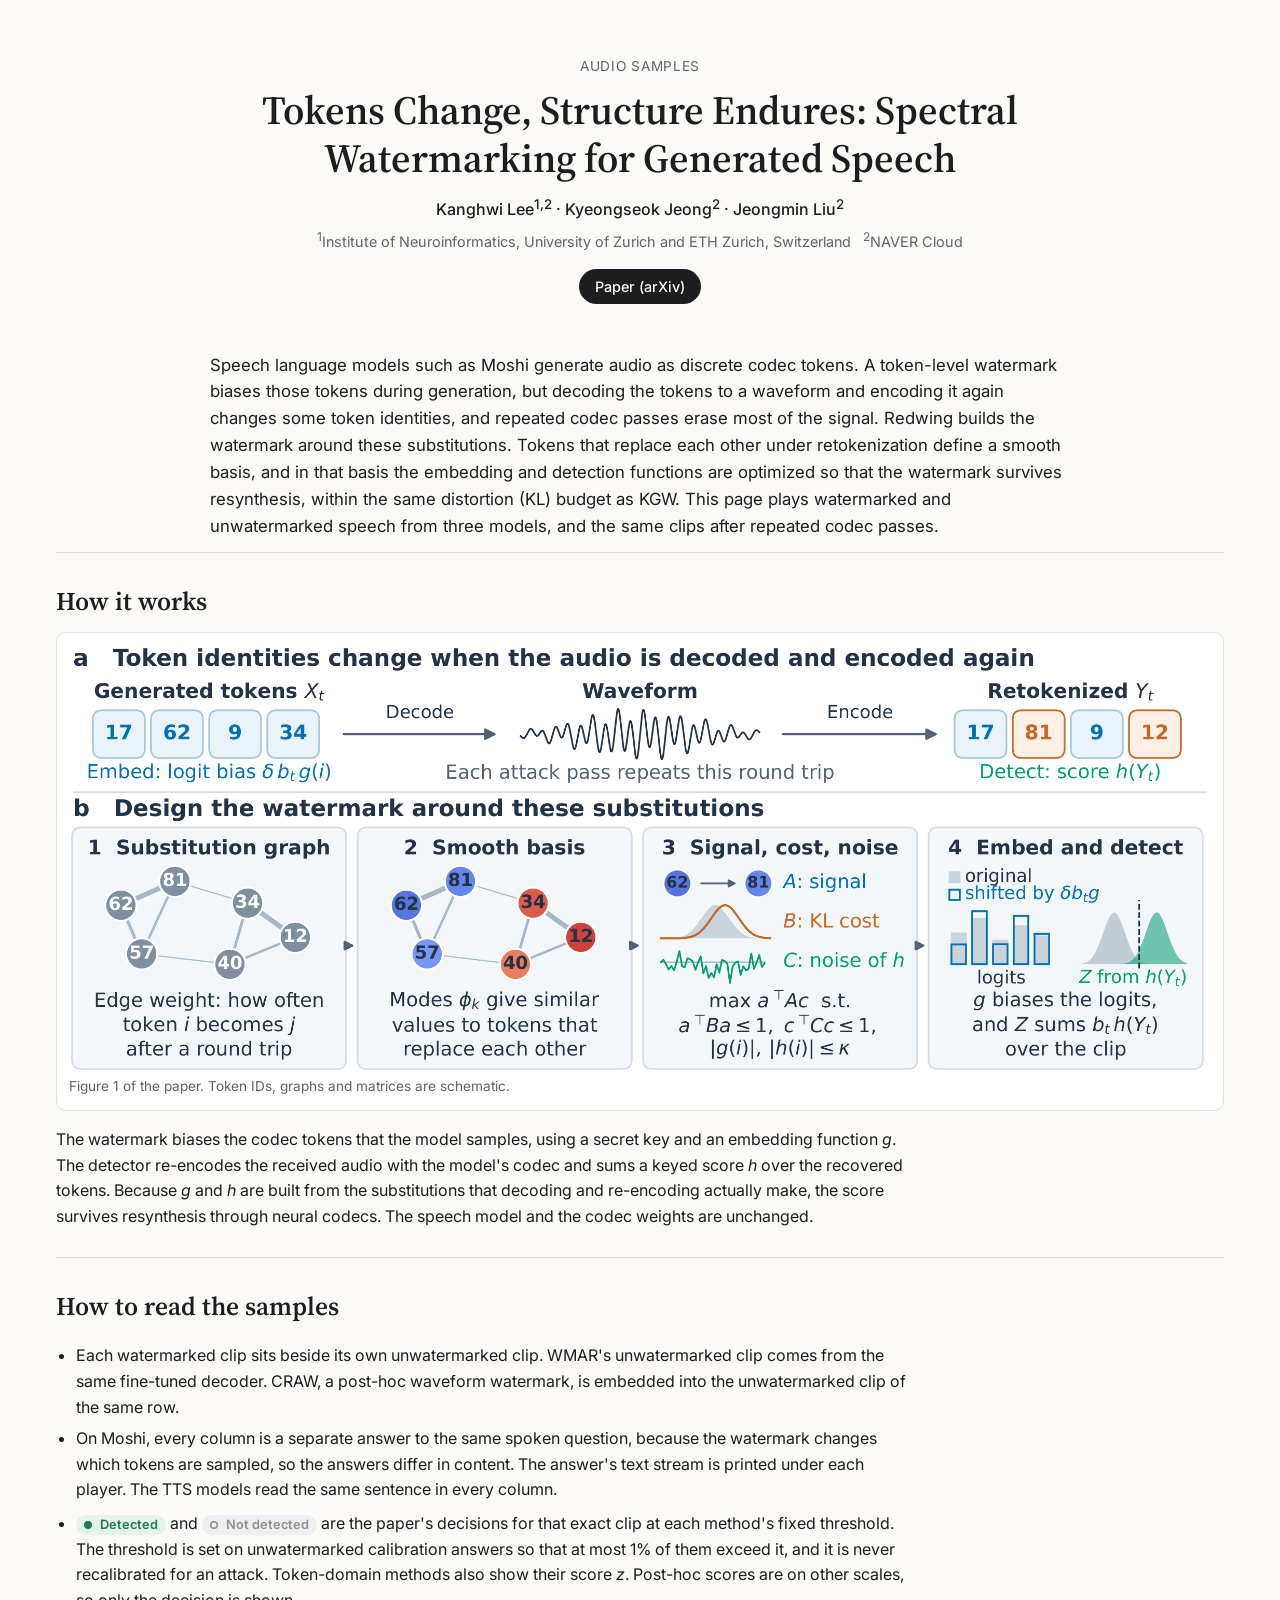
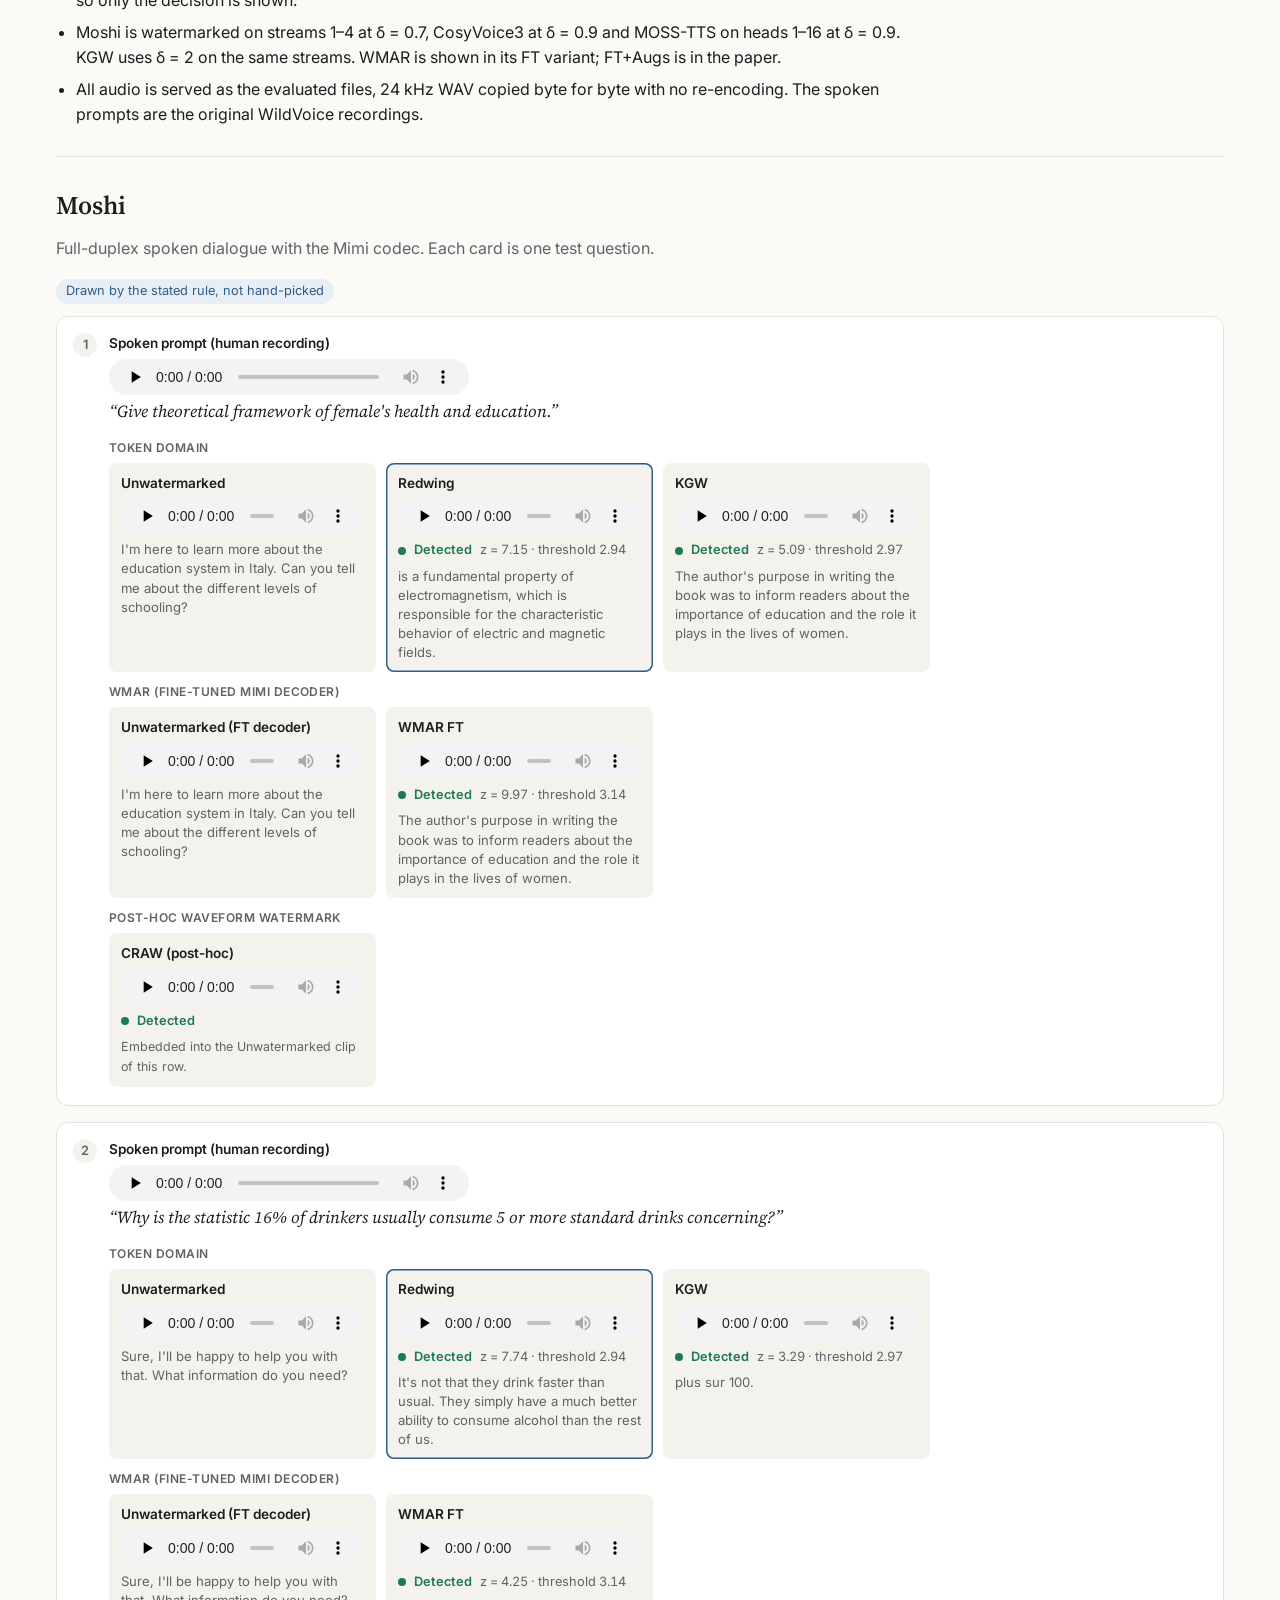
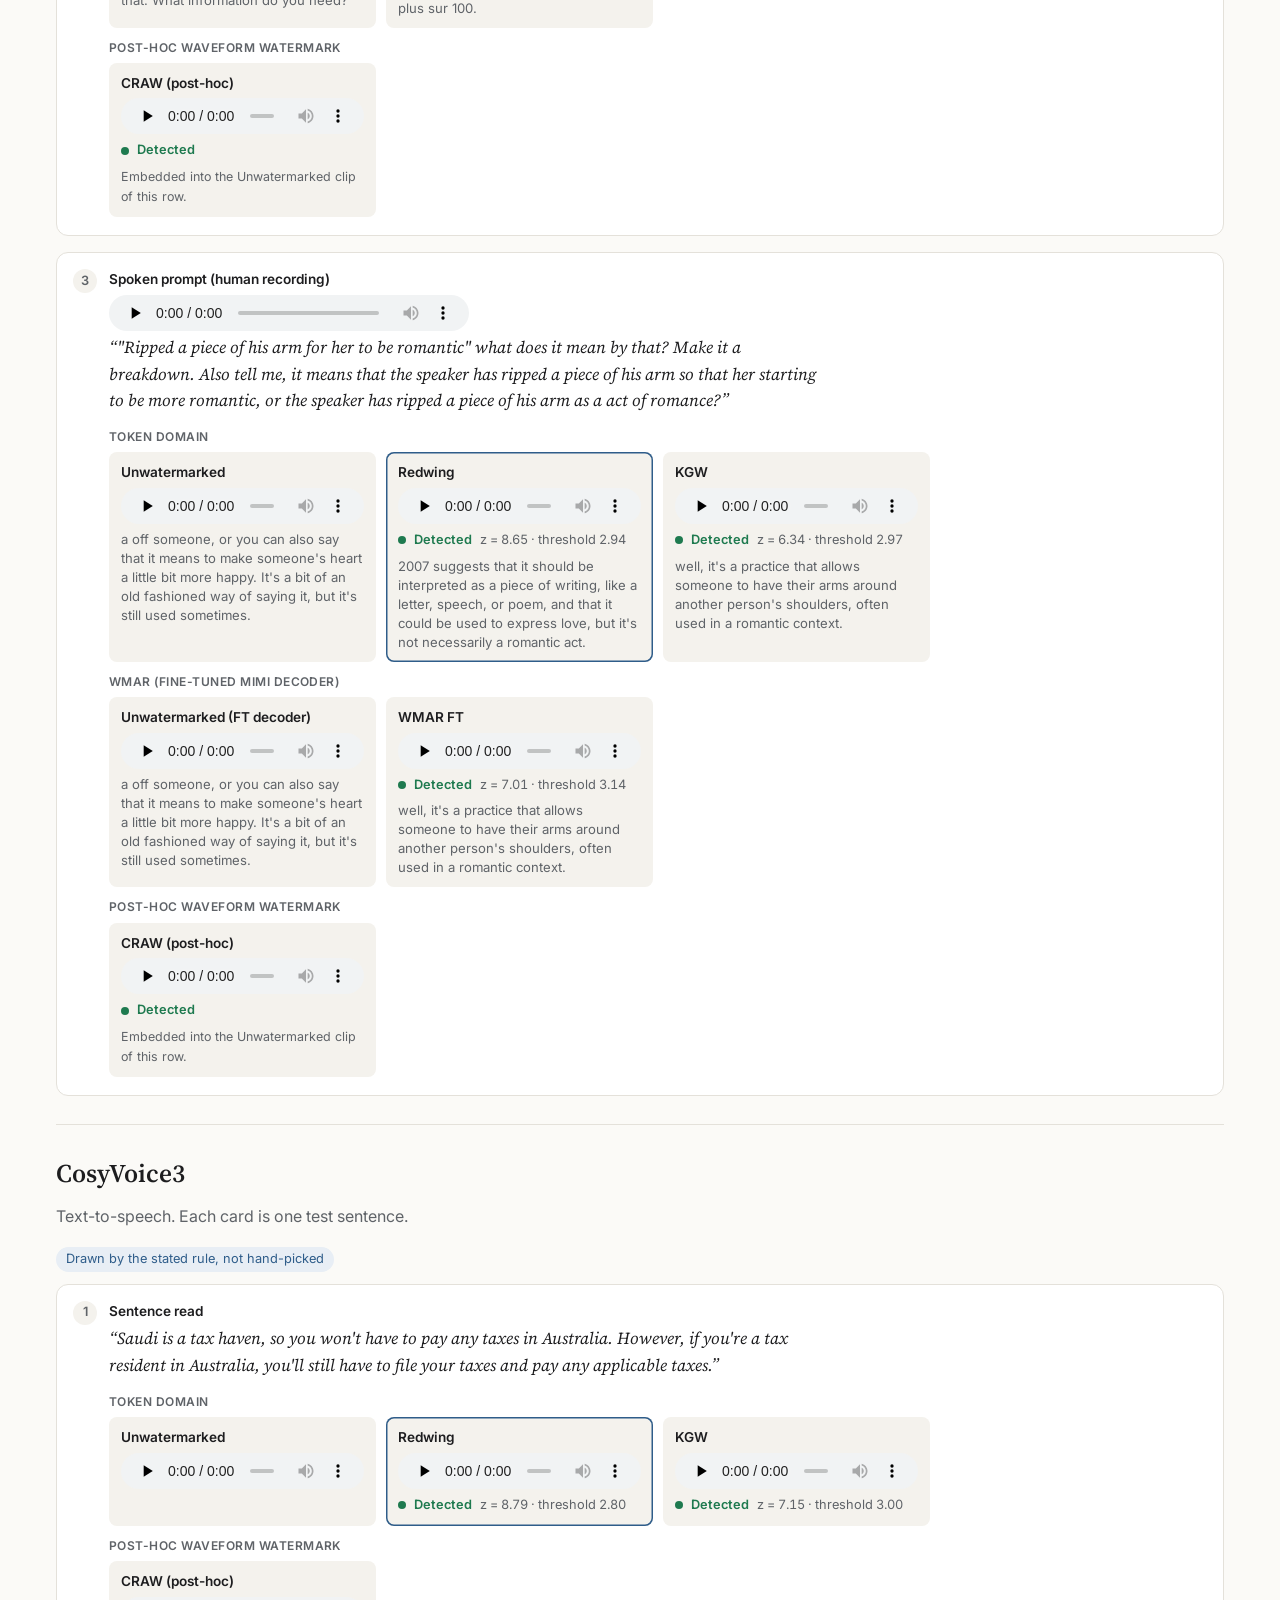
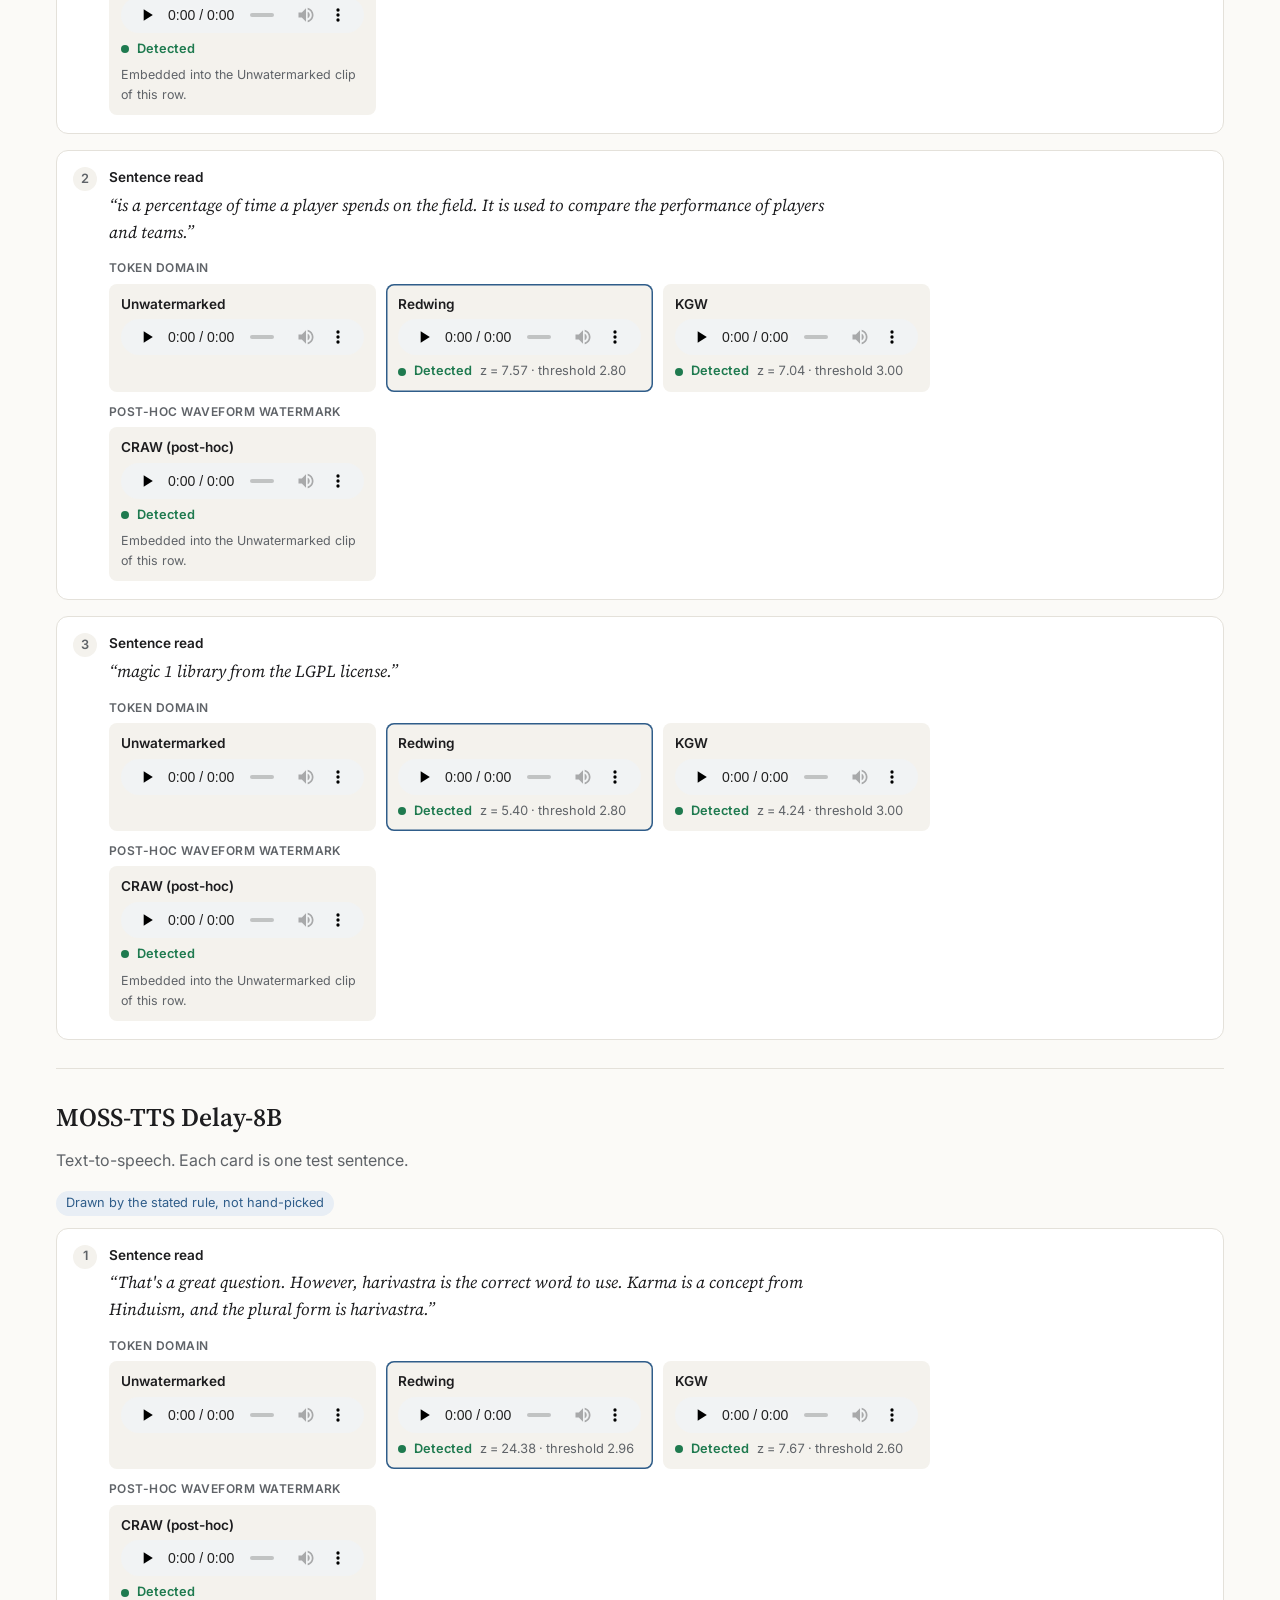
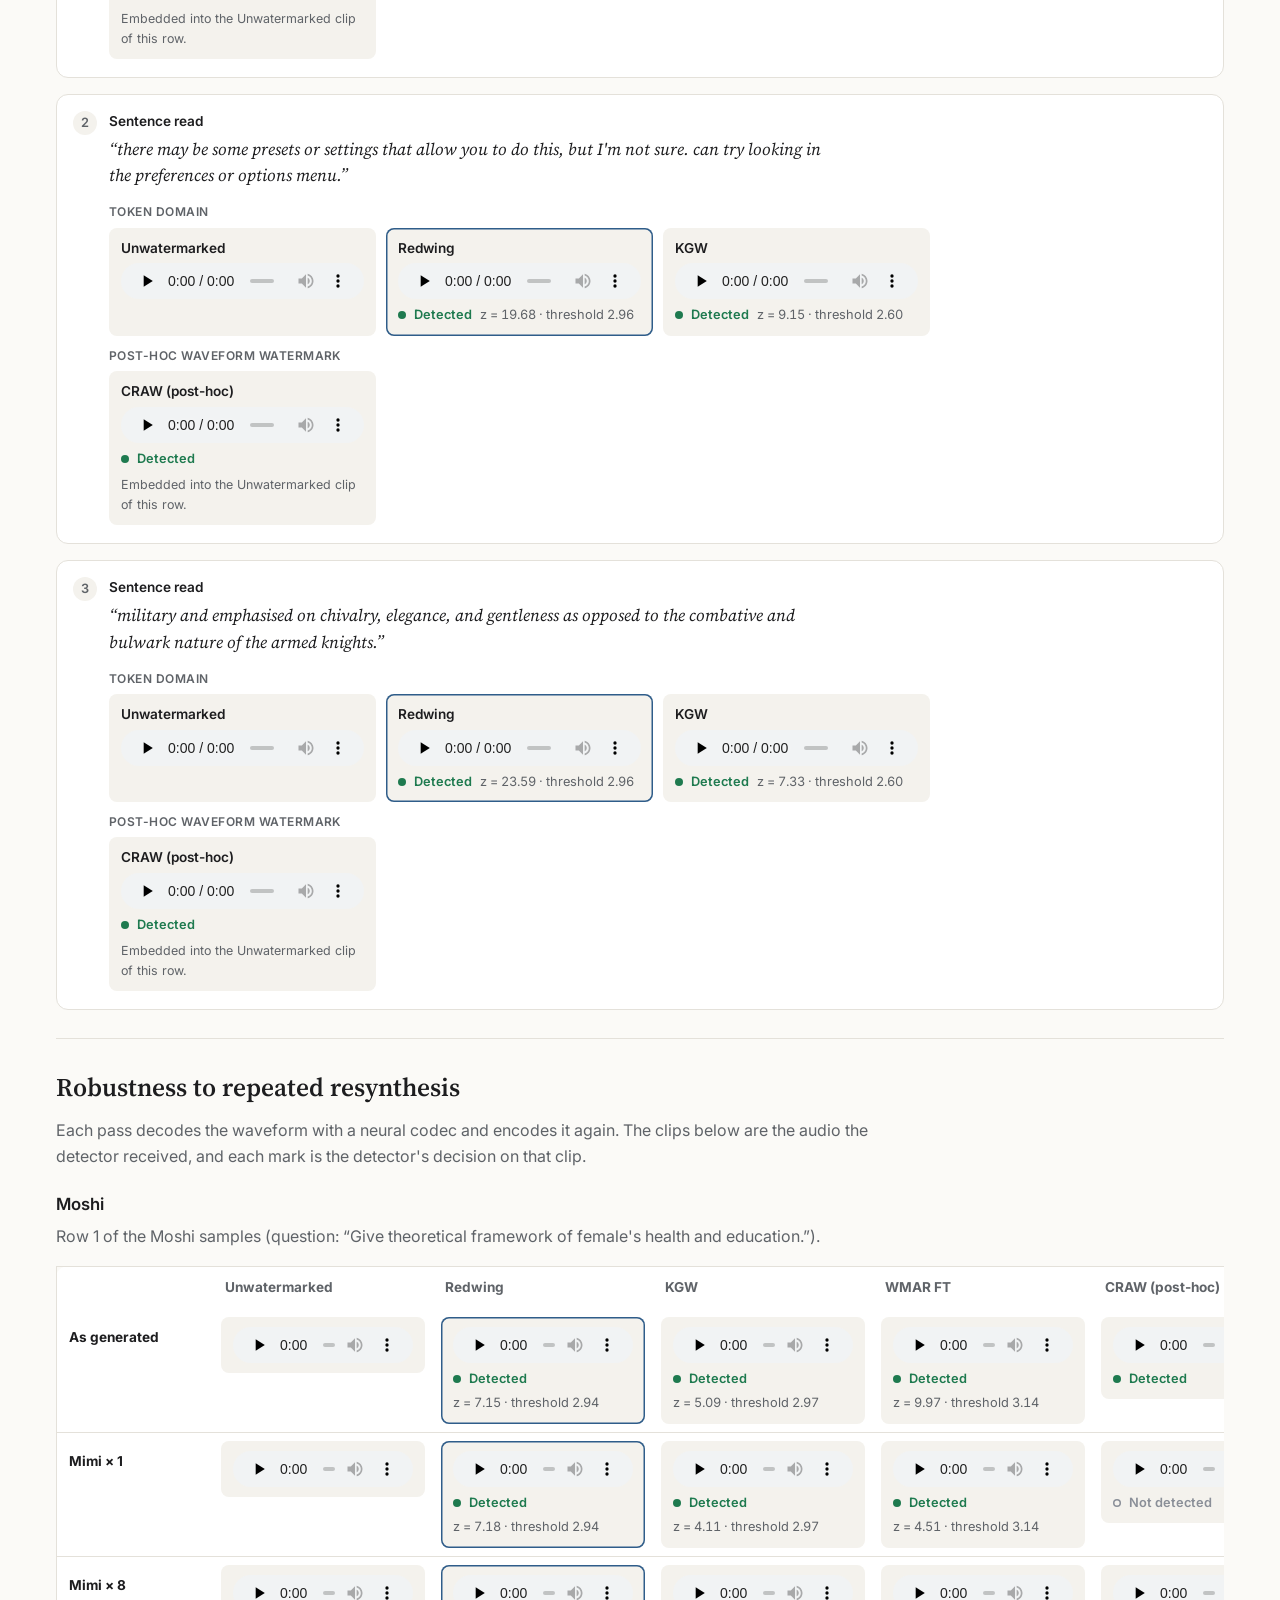
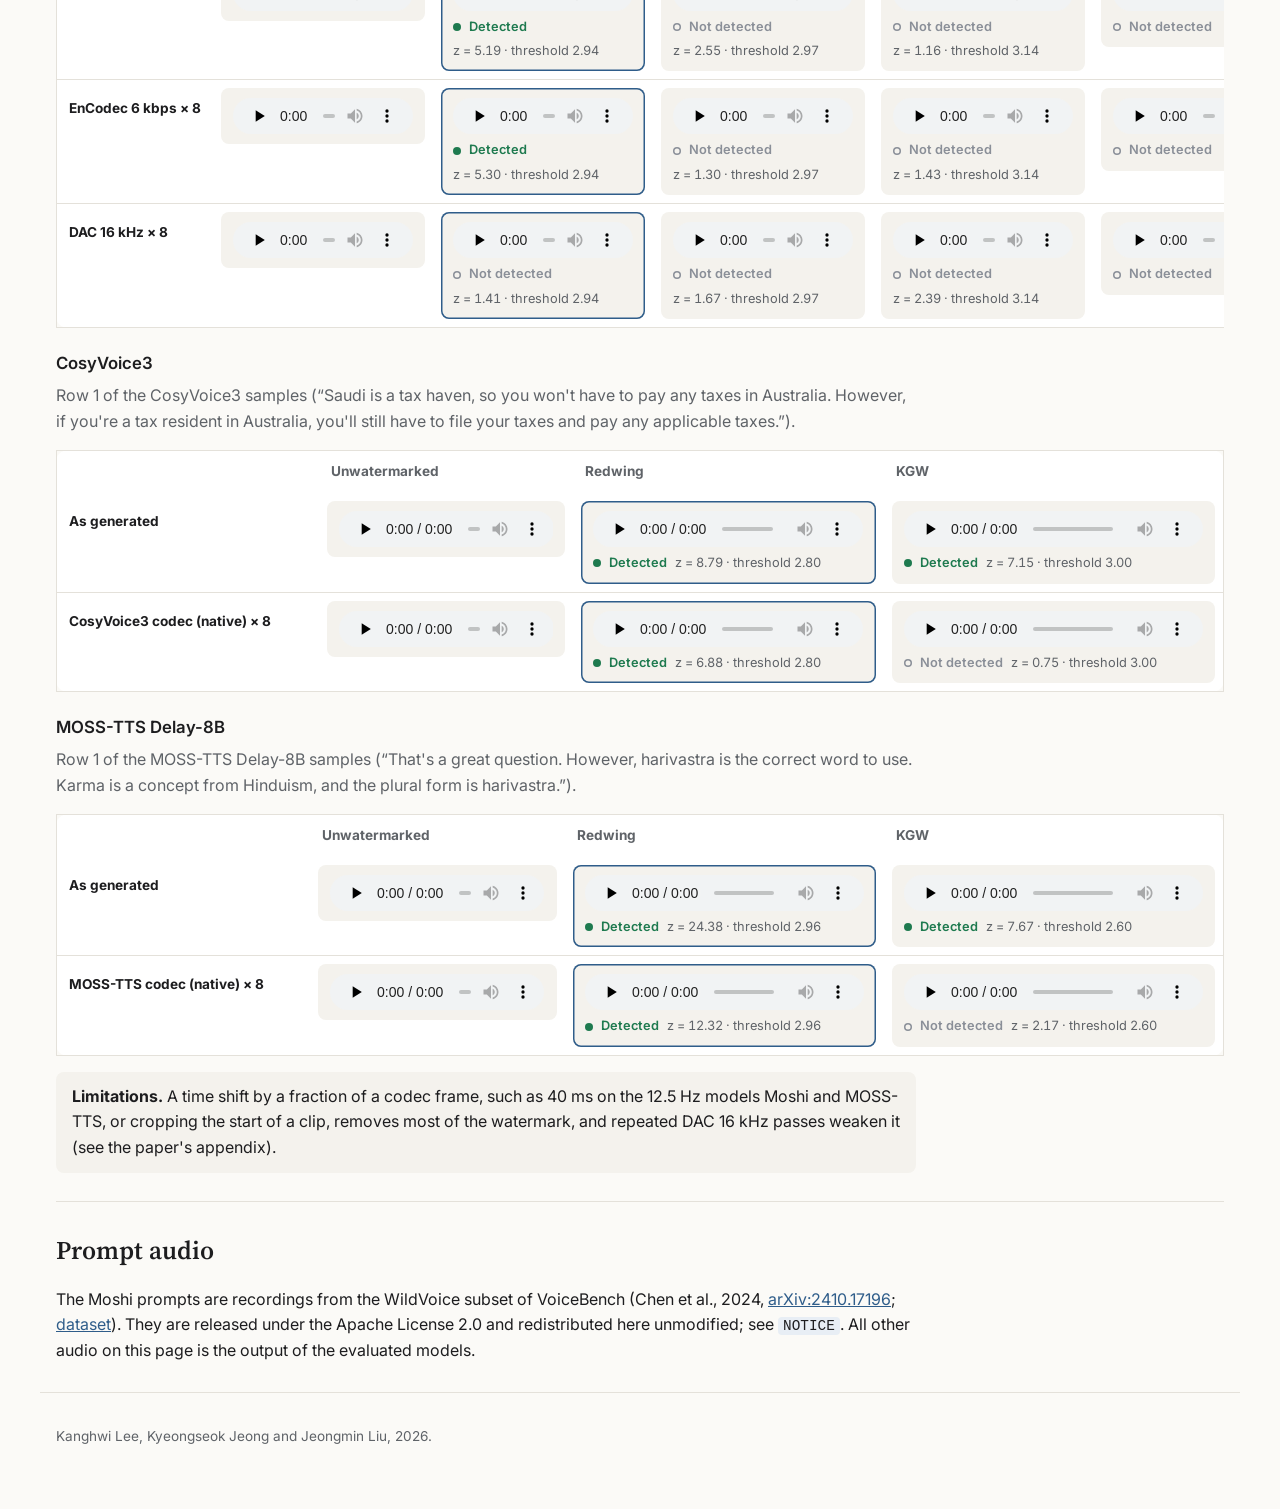
<file: index.html>
<!DOCTYPE html>
<html lang="en">
<head>
<meta charset="utf-8">
<meta name="viewport" content="width=device-width, initial-scale=1">
<title>Redwing Audio Samples</title>
<meta name="description" content="Audio samples for Redwing, a token-level watermark for generated speech that survives retokenization.">
<link rel="preconnect" href="https://fonts.googleapis.com">
<link href="https://fonts.googleapis.com/css2?family=Source+Serif+4:opsz,wght@8..60,400;8..60,600&family=Inter:wght@400;500;600&display=swap" rel="stylesheet">
<link rel="stylesheet" href="style.css">
</head>
<body>
<header class="hero">
  <p class="venue">Audio samples</p>
  <h1>Tokens Change, Structure Endures: Spectral Watermarking for Generated Speech</h1>
  <p class="authors">Kanghwi Lee<sup>1,2</sup> · Kyeongseok Jeong<sup>2</sup> · Jeongmin Liu<sup>2</sup></p>
  <p class="affil"><sup>1</sup>Institute of Neuroinformatics, University of Zurich and ETH Zurich, Switzerland &nbsp; <sup>2</sup>NAVER Cloud</p>
  <nav class="links">
  <a class="btn" href="https://arxiv.org/abs/2609.33774" target="_blank" rel="noopener noreferrer">
    Paper (arXiv)
  </a>
</nav>
</header>

<main>
<section id="summary">
  <p class="summary">Speech language models such as Moshi generate audio as discrete codec tokens. A token-level watermark
  biases those tokens during generation, but decoding the tokens to a waveform and encoding it again changes some token
  identities, and repeated codec passes erase most of the signal. Redwing builds the watermark around these
  substitutions. Tokens that replace each other under retokenization define a smooth basis, and in that basis the embedding
  and detection functions are optimized so that the watermark survives resynthesis, within the same distortion (KL) budget as KGW.
  This page plays watermarked and unwatermarked speech from three models, and the same clips after repeated codec passes.</p>
</section>

<section id="how">
  <h2>How it works</h2>
  <figure class="fig">
    <img src="assets/overview.png" alt="Figure 1 of the paper. (a) Decoding generated tokens and encoding the audio again changes some of them. (b) Substitutions define a graph; its smoothest modes form a basis; signal, cost and noise are measured in it; the solved functions g and h embed and detect the watermark." width="2200" height="820">
    <figcaption>Figure 1 of the paper. Token IDs, graphs and matrices are schematic.</figcaption>
  </figure>
  <p>The watermark biases the codec tokens that the model samples, using a secret key and an embedding function <i>g</i>. The
  detector re-encodes the received audio with the model's codec and sums a keyed score <i>h</i> over the recovered tokens.
  Because <i>g</i> and <i>h</i> are built from the substitutions that decoding and re-encoding actually make, the score
  survives resynthesis through neural codecs. The speech model and the codec weights are unchanged.</p>
</section>

<section id="listen">
  <h2>How to read the samples</h2>
  <ul class="notes">
    <li>Each watermarked clip sits beside its own unwatermarked clip. WMAR's unwatermarked clip comes from the same
      fine-tuned decoder. CRAW, a post-hoc waveform watermark, is embedded into the unwatermarked clip of the same row.</li>
    <li>On Moshi, every column is a separate answer to the same spoken question, because the watermark changes which tokens
      are sampled, so the answers differ in content. The answer's text stream is printed under each player. The TTS models
      read the same sentence in every column.</li>
    <li><span class="mark yes inline"><span class="dot"></span>Detected</span> and
      <span class="mark no inline"><span class="dot"></span>Not detected</span> are the paper's decisions for that exact
      clip at each method's fixed threshold. The threshold is set on unwatermarked calibration answers so that at most 1% of
      them exceed it, and it is never recalibrated for an attack. Token-domain methods also show their score <i>z</i>.
      Post-hoc scores are on other scales, so only the decision is shown.</li>
    <li>Moshi is watermarked on streams 1–4 at δ = 0.7, CosyVoice3 at δ = 0.9 and MOSS-TTS on heads 1–16 at δ = 0.9. KGW
      uses δ = 2 on the same streams. WMAR is shown in its FT variant; FT+Augs is in the paper.</li>
    <li>All audio is served as the evaluated files, 24 kHz WAV copied byte for byte with no re-encoding. The spoken prompts
      are the original WildVoice recordings.</li>
  </ul>
</section>

<section id="moshi">
  <h2>Moshi</h2>
  <p class="lede">Full-duplex spoken dialogue with the Mimi codec. Each card is one test question.</p>
  <span class="pick">Drawn by the stated rule, not hand-picked</span><article class="card"><div class="rowno">1</div><div class="prompt"><div class="lab">Spoken prompt (human recording)</div><audio controls preload="none" src="audio/prompts/wildvoice_0955.wav"></audio><p class="q">“Give theoretical framework of female&#x27;s health and education.”</p></div><div class="group"><div class="gname">Token domain</div><div class="tiles"><div class="tile null"><div class="lab">Unwatermarked</div><audio controls preload="none" src="audio/moshi/wildvoice_0955/clean/null.wav"></audio><p class="said">I&#x27;m here to learn more about the education system in Italy. Can you tell me about the different levels of schooling?</p></div><div class="tile ours"><div class="lab">Redwing</div><audio controls preload="none" src="audio/moshi/wildvoice_0955/clean/ours.wav"></audio><div class="mark yes"><span class="dot"></span>Detected<span class="z">z = 7.15 · threshold 2.94</span></div><p class="said">is a fundamental property of electromagnetism, which is responsible for the characteristic behavior of electric and magnetic fields.</p></div><div class="tile kgw"><div class="lab">KGW</div><audio controls preload="none" src="audio/moshi/wildvoice_0955/clean/kgw.wav"></audio><div class="mark yes"><span class="dot"></span>Detected<span class="z">z = 5.09 · threshold 2.97</span></div><p class="said">The author&#x27;s purpose in writing the book was to inform readers about the importance of education and the role it plays in the lives of women.</p></div></div></div><div class="group"><div class="gname">WMAR (fine-tuned Mimi decoder)</div><div class="tiles"><div class="tile null_wmar"><div class="lab">Unwatermarked (FT decoder)</div><audio controls preload="none" src="audio/moshi/wildvoice_0955/clean/null_wmar.wav"></audio><p class="said">I&#x27;m here to learn more about the education system in Italy. Can you tell me about the different levels of schooling?</p></div><div class="tile wmar"><div class="lab">WMAR FT</div><audio controls preload="none" src="audio/moshi/wildvoice_0955/clean/wmar.wav"></audio><div class="mark yes"><span class="dot"></span>Detected<span class="z">z = 9.97 · threshold 3.14</span></div><p class="said">The author&#x27;s purpose in writing the book was to inform readers about the importance of education and the role it plays in the lives of women.</p></div></div></div><div class="group"><div class="gname">Post-hoc waveform watermark</div><div class="tiles"><div class="tile craw"><div class="lab">CRAW (post-hoc)</div><audio controls preload="none" src="audio/moshi/wildvoice_0955/clean/craw.wav"></audio><div class="mark yes"><span class="dot"></span>Detected</div><p class="note">Embedded into the Unwatermarked clip of this row.</p></div></div></div></article><article class="card"><div class="rowno">2</div><div class="prompt"><div class="lab">Spoken prompt (human recording)</div><audio controls preload="none" src="audio/prompts/wildvoice_0866.wav"></audio><p class="q">“Why is the statistic 16% of drinkers usually consume 5 or more standard drinks concerning?”</p></div><div class="group"><div class="gname">Token domain</div><div class="tiles"><div class="tile null"><div class="lab">Unwatermarked</div><audio controls preload="none" src="audio/moshi/wildvoice_0866/clean/null.wav"></audio><p class="said">Sure, I&#x27;ll be happy to help you with that. What information do you need?</p></div><div class="tile ours"><div class="lab">Redwing</div><audio controls preload="none" src="audio/moshi/wildvoice_0866/clean/ours.wav"></audio><div class="mark yes"><span class="dot"></span>Detected<span class="z">z = 7.74 · threshold 2.94</span></div><p class="said">It&#x27;s not that they drink faster than usual. They simply have a much better ability to consume alcohol than the rest of us.</p></div><div class="tile kgw"><div class="lab">KGW</div><audio controls preload="none" src="audio/moshi/wildvoice_0866/clean/kgw.wav"></audio><div class="mark yes"><span class="dot"></span>Detected<span class="z">z = 3.29 · threshold 2.97</span></div><p class="said">plus sur 100.</p></div></div></div><div class="group"><div class="gname">WMAR (fine-tuned Mimi decoder)</div><div class="tiles"><div class="tile null_wmar"><div class="lab">Unwatermarked (FT decoder)</div><audio controls preload="none" src="audio/moshi/wildvoice_0866/clean/null_wmar.wav"></audio><p class="said">Sure, I&#x27;ll be happy to help you with that. What information do you need?</p></div><div class="tile wmar"><div class="lab">WMAR FT</div><audio controls preload="none" src="audio/moshi/wildvoice_0866/clean/wmar.wav"></audio><div class="mark yes"><span class="dot"></span>Detected<span class="z">z = 4.25 · threshold 3.14</span></div><p class="said">plus sur 100.</p></div></div></div><div class="group"><div class="gname">Post-hoc waveform watermark</div><div class="tiles"><div class="tile craw"><div class="lab">CRAW (post-hoc)</div><audio controls preload="none" src="audio/moshi/wildvoice_0866/clean/craw.wav"></audio><div class="mark yes"><span class="dot"></span>Detected</div><p class="note">Embedded into the Unwatermarked clip of this row.</p></div></div></div></article><article class="card"><div class="rowno">3</div><div class="prompt"><div class="lab">Spoken prompt (human recording)</div><audio controls preload="none" src="audio/prompts/wildvoice_0988.wav"></audio><p class="q">“&quot;Ripped a piece of his arm for her to be romantic&quot; what does it mean by that? Make it a breakdown. Also tell me, it means that the speaker has ripped a piece of his arm so that her starting to be more romantic, or the speaker has ripped a piece of his arm as a act of romance?”</p></div><div class="group"><div class="gname">Token domain</div><div class="tiles"><div class="tile null"><div class="lab">Unwatermarked</div><audio controls preload="none" src="audio/moshi/wildvoice_0988/clean/null.wav"></audio><p class="said">a off someone, or you can also say that it means to make someone&#x27;s heart a little bit more happy. It&#x27;s a bit of an old fashioned way of saying it, but it&#x27;s still used sometimes.</p></div><div class="tile ours"><div class="lab">Redwing</div><audio controls preload="none" src="audio/moshi/wildvoice_0988/clean/ours.wav"></audio><div class="mark yes"><span class="dot"></span>Detected<span class="z">z = 8.65 · threshold 2.94</span></div><p class="said">2007 suggests that it should be interpreted as a piece of writing, like a letter, speech, or poem, and that it could be used to express love, but it&#x27;s not necessarily a romantic act.</p></div><div class="tile kgw"><div class="lab">KGW</div><audio controls preload="none" src="audio/moshi/wildvoice_0988/clean/kgw.wav"></audio><div class="mark yes"><span class="dot"></span>Detected<span class="z">z = 6.34 · threshold 2.97</span></div><p class="said">well, it&#x27;s a practice that allows someone to have their arms around another person&#x27;s shoulders, often used in a romantic context.</p></div></div></div><div class="group"><div class="gname">WMAR (fine-tuned Mimi decoder)</div><div class="tiles"><div class="tile null_wmar"><div class="lab">Unwatermarked (FT decoder)</div><audio controls preload="none" src="audio/moshi/wildvoice_0988/clean/null_wmar.wav"></audio><p class="said">a off someone, or you can also say that it means to make someone&#x27;s heart a little bit more happy. It&#x27;s a bit of an old fashioned way of saying it, but it&#x27;s still used sometimes.</p></div><div class="tile wmar"><div class="lab">WMAR FT</div><audio controls preload="none" src="audio/moshi/wildvoice_0988/clean/wmar.wav"></audio><div class="mark yes"><span class="dot"></span>Detected<span class="z">z = 7.01 · threshold 3.14</span></div><p class="said">well, it&#x27;s a practice that allows someone to have their arms around another person&#x27;s shoulders, often used in a romantic context.</p></div></div></div><div class="group"><div class="gname">Post-hoc waveform watermark</div><div class="tiles"><div class="tile craw"><div class="lab">CRAW (post-hoc)</div><audio controls preload="none" src="audio/moshi/wildvoice_0988/clean/craw.wav"></audio><div class="mark yes"><span class="dot"></span>Detected</div><p class="note">Embedded into the Unwatermarked clip of this row.</p></div></div></div></article>
</section>

<section id="cosy">
  <h2>CosyVoice3</h2>
  <p class="lede">Text-to-speech. Each card is one test sentence.</p>
  <span class="pick">Drawn by the stated rule, not hand-picked</span><article class="card"><div class="rowno">1</div><div class="prompt"><div class="lab">Sentence read</div><p class="q">“Saudi is a tax haven, so you won&#x27;t have to pay any taxes in Australia. However, if you&#x27;re a tax resident in Australia, you&#x27;ll still have to file your taxes and pay any applicable taxes.”</p></div><div class="group"><div class="gname">Token domain</div><div class="tiles"><div class="tile null"><div class="lab">Unwatermarked</div><audio controls preload="none" src="audio/cosyvoice3/text_eval_00909/clean/null.wav"></audio></div><div class="tile ours"><div class="lab">Redwing</div><audio controls preload="none" src="audio/cosyvoice3/text_eval_00909/clean/ours.wav"></audio><div class="mark yes"><span class="dot"></span>Detected<span class="z">z = 8.79 · threshold 2.80</span></div></div><div class="tile kgw"><div class="lab">KGW</div><audio controls preload="none" src="audio/cosyvoice3/text_eval_00909/clean/kgw.wav"></audio><div class="mark yes"><span class="dot"></span>Detected<span class="z">z = 7.15 · threshold 3.00</span></div></div></div></div><div class="group"><div class="gname">Post-hoc waveform watermark</div><div class="tiles"><div class="tile craw"><div class="lab">CRAW (post-hoc)</div><audio controls preload="none" src="audio/cosyvoice3/text_eval_00909/clean/craw.wav"></audio><div class="mark yes"><span class="dot"></span>Detected</div><p class="note">Embedded into the Unwatermarked clip of this row.</p></div></div></div></article><article class="card"><div class="rowno">2</div><div class="prompt"><div class="lab">Sentence read</div><p class="q">“is a percentage of time a player spends on the field. It is used to compare the performance of players and teams.”</p></div><div class="group"><div class="gname">Token domain</div><div class="tiles"><div class="tile null"><div class="lab">Unwatermarked</div><audio controls preload="none" src="audio/cosyvoice3/text_eval_00122/clean/null.wav"></audio></div><div class="tile ours"><div class="lab">Redwing</div><audio controls preload="none" src="audio/cosyvoice3/text_eval_00122/clean/ours.wav"></audio><div class="mark yes"><span class="dot"></span>Detected<span class="z">z = 7.57 · threshold 2.80</span></div></div><div class="tile kgw"><div class="lab">KGW</div><audio controls preload="none" src="audio/cosyvoice3/text_eval_00122/clean/kgw.wav"></audio><div class="mark yes"><span class="dot"></span>Detected<span class="z">z = 7.04 · threshold 3.00</span></div></div></div></div><div class="group"><div class="gname">Post-hoc waveform watermark</div><div class="tiles"><div class="tile craw"><div class="lab">CRAW (post-hoc)</div><audio controls preload="none" src="audio/cosyvoice3/text_eval_00122/clean/craw.wav"></audio><div class="mark yes"><span class="dot"></span>Detected</div><p class="note">Embedded into the Unwatermarked clip of this row.</p></div></div></div></article><article class="card"><div class="rowno">3</div><div class="prompt"><div class="lab">Sentence read</div><p class="q">“magic 1 library from the LGPL license.”</p></div><div class="group"><div class="gname">Token domain</div><div class="tiles"><div class="tile null"><div class="lab">Unwatermarked</div><audio controls preload="none" src="audio/cosyvoice3/text_eval_00899/clean/null.wav"></audio></div><div class="tile ours"><div class="lab">Redwing</div><audio controls preload="none" src="audio/cosyvoice3/text_eval_00899/clean/ours.wav"></audio><div class="mark yes"><span class="dot"></span>Detected<span class="z">z = 5.40 · threshold 2.80</span></div></div><div class="tile kgw"><div class="lab">KGW</div><audio controls preload="none" src="audio/cosyvoice3/text_eval_00899/clean/kgw.wav"></audio><div class="mark yes"><span class="dot"></span>Detected<span class="z">z = 4.24 · threshold 3.00</span></div></div></div></div><div class="group"><div class="gname">Post-hoc waveform watermark</div><div class="tiles"><div class="tile craw"><div class="lab">CRAW (post-hoc)</div><audio controls preload="none" src="audio/cosyvoice3/text_eval_00899/clean/craw.wav"></audio><div class="mark yes"><span class="dot"></span>Detected</div><p class="note">Embedded into the Unwatermarked clip of this row.</p></div></div></div></article>
</section>

<section id="moss">
  <h2>MOSS-TTS Delay-8B</h2>
  <p class="lede">Text-to-speech. Each card is one test sentence.</p>
  <span class="pick">Drawn by the stated rule, not hand-picked</span><article class="card"><div class="rowno">1</div><div class="prompt"><div class="lab">Sentence read</div><p class="q">“That&#x27;s a great question. However, harivastra is the correct word to use. Karma is a concept from Hinduism, and the plural form is harivastra.”</p></div><div class="group"><div class="gname">Token domain</div><div class="tiles"><div class="tile null"><div class="lab">Unwatermarked</div><audio controls preload="none" src="audio/moss/text_eval_00434/clean/null.wav"></audio></div><div class="tile ours"><div class="lab">Redwing</div><audio controls preload="none" src="audio/moss/text_eval_00434/clean/ours.wav"></audio><div class="mark yes"><span class="dot"></span>Detected<span class="z">z = 24.38 · threshold 2.96</span></div></div><div class="tile kgw"><div class="lab">KGW</div><audio controls preload="none" src="audio/moss/text_eval_00434/clean/kgw.wav"></audio><div class="mark yes"><span class="dot"></span>Detected<span class="z">z = 7.67 · threshold 2.60</span></div></div></div></div><div class="group"><div class="gname">Post-hoc waveform watermark</div><div class="tiles"><div class="tile craw"><div class="lab">CRAW (post-hoc)</div><audio controls preload="none" src="audio/moss/text_eval_00434/clean/craw.wav"></audio><div class="mark yes"><span class="dot"></span>Detected</div><p class="note">Embedded into the Unwatermarked clip of this row.</p></div></div></div></article><article class="card"><div class="rowno">2</div><div class="prompt"><div class="lab">Sentence read</div><p class="q">“there may be some presets or settings that allow you to do this, but I&#x27;m not sure. can try looking in the preferences or options menu.”</p></div><div class="group"><div class="gname">Token domain</div><div class="tiles"><div class="tile null"><div class="lab">Unwatermarked</div><audio controls preload="none" src="audio/moss/text_eval_00466/clean/null.wav"></audio></div><div class="tile ours"><div class="lab">Redwing</div><audio controls preload="none" src="audio/moss/text_eval_00466/clean/ours.wav"></audio><div class="mark yes"><span class="dot"></span>Detected<span class="z">z = 19.68 · threshold 2.96</span></div></div><div class="tile kgw"><div class="lab">KGW</div><audio controls preload="none" src="audio/moss/text_eval_00466/clean/kgw.wav"></audio><div class="mark yes"><span class="dot"></span>Detected<span class="z">z = 9.15 · threshold 2.60</span></div></div></div></div><div class="group"><div class="gname">Post-hoc waveform watermark</div><div class="tiles"><div class="tile craw"><div class="lab">CRAW (post-hoc)</div><audio controls preload="none" src="audio/moss/text_eval_00466/clean/craw.wav"></audio><div class="mark yes"><span class="dot"></span>Detected</div><p class="note">Embedded into the Unwatermarked clip of this row.</p></div></div></div></article><article class="card"><div class="rowno">3</div><div class="prompt"><div class="lab">Sentence read</div><p class="q">“military and emphasised on chivalry, elegance, and gentleness as opposed to the combative and bulwark nature of the armed knights.”</p></div><div class="group"><div class="gname">Token domain</div><div class="tiles"><div class="tile null"><div class="lab">Unwatermarked</div><audio controls preload="none" src="audio/moss/text_eval_00392/clean/null.wav"></audio></div><div class="tile ours"><div class="lab">Redwing</div><audio controls preload="none" src="audio/moss/text_eval_00392/clean/ours.wav"></audio><div class="mark yes"><span class="dot"></span>Detected<span class="z">z = 23.59 · threshold 2.96</span></div></div><div class="tile kgw"><div class="lab">KGW</div><audio controls preload="none" src="audio/moss/text_eval_00392/clean/kgw.wav"></audio><div class="mark yes"><span class="dot"></span>Detected<span class="z">z = 7.33 · threshold 2.60</span></div></div></div></div><div class="group"><div class="gname">Post-hoc waveform watermark</div><div class="tiles"><div class="tile craw"><div class="lab">CRAW (post-hoc)</div><audio controls preload="none" src="audio/moss/text_eval_00392/clean/craw.wav"></audio><div class="mark yes"><span class="dot"></span>Detected</div><p class="note">Embedded into the Unwatermarked clip of this row.</p></div></div></div></article>
</section>

<section id="robust">
  <h2>Robustness to repeated resynthesis</h2>
  <p class="lede">Each pass decodes the waveform with a neural codec and encodes it again. The clips below are the audio the
  detector received, and each mark is the detector's decision on that clip.</p>
  <h3>Moshi</h3>
  <p class="lede">Row 1 of the Moshi samples (question: “Give theoretical framework of female&#x27;s health and education.”).</p><div class="scroll"><table class="robust"><thead><tr><th></th><th>Unwatermarked</th><th>Redwing</th><th>KGW</th><th>WMAR FT</th><th>CRAW (post-hoc)</th></tr></thead><tbody><tr><th class='cond'>As generated</th><td><div class="tile null"><div class="lab">Unwatermarked</div><audio controls preload="none" src="audio/robust_moshi/wildvoice_0955/clean/null.wav"></audio></div></td><td><div class="tile ours"><div class="lab">Redwing</div><audio controls preload="none" src="audio/robust_moshi/wildvoice_0955/clean/ours.wav"></audio><div class="mark yes"><span class="dot"></span>Detected<span class="z">z = 7.15 · threshold 2.94</span></div></div></td><td><div class="tile kgw"><div class="lab">KGW</div><audio controls preload="none" src="audio/robust_moshi/wildvoice_0955/clean/kgw.wav"></audio><div class="mark yes"><span class="dot"></span>Detected<span class="z">z = 5.09 · threshold 2.97</span></div></div></td><td><div class="tile wmar"><div class="lab">WMAR FT</div><audio controls preload="none" src="audio/robust_moshi/wildvoice_0955/clean/wmar.wav"></audio><div class="mark yes"><span class="dot"></span>Detected<span class="z">z = 9.97 · threshold 3.14</span></div></div></td><td><div class="tile craw"><div class="lab">CRAW (post-hoc)</div><audio controls preload="none" src="audio/robust_moshi/wildvoice_0955/clean/craw.wav"></audio><div class="mark yes"><span class="dot"></span>Detected</div></div></td></tr><tr><th class='cond'>Mimi × 1</th><td><div class="tile null"><div class="lab">Unwatermarked</div><audio controls preload="none" src="audio/robust_moshi/wildvoice_0955/mimi_x1/null.wav"></audio></div></td><td><div class="tile ours"><div class="lab">Redwing</div><audio controls preload="none" src="audio/robust_moshi/wildvoice_0955/mimi_x1/ours.wav"></audio><div class="mark yes"><span class="dot"></span>Detected<span class="z">z = 7.18 · threshold 2.94</span></div></div></td><td><div class="tile kgw"><div class="lab">KGW</div><audio controls preload="none" src="audio/robust_moshi/wildvoice_0955/mimi_x1/kgw.wav"></audio><div class="mark yes"><span class="dot"></span>Detected<span class="z">z = 4.11 · threshold 2.97</span></div></div></td><td><div class="tile wmar"><div class="lab">WMAR FT</div><audio controls preload="none" src="audio/robust_moshi/wildvoice_0955/mimi_x1/wmar.wav"></audio><div class="mark yes"><span class="dot"></span>Detected<span class="z">z = 4.51 · threshold 3.14</span></div></div></td><td><div class="tile craw"><div class="lab">CRAW (post-hoc)</div><audio controls preload="none" src="audio/robust_moshi/wildvoice_0955/mimi_x1/craw.wav"></audio><div class="mark no"><span class="dot"></span>Not detected</div></div></td></tr><tr><th class='cond'>Mimi × 8</th><td><div class="tile null"><div class="lab">Unwatermarked</div><audio controls preload="none" src="audio/robust_moshi/wildvoice_0955/mimi_x8/null.wav"></audio></div></td><td><div class="tile ours"><div class="lab">Redwing</div><audio controls preload="none" src="audio/robust_moshi/wildvoice_0955/mimi_x8/ours.wav"></audio><div class="mark yes"><span class="dot"></span>Detected<span class="z">z = 5.19 · threshold 2.94</span></div></div></td><td><div class="tile kgw"><div class="lab">KGW</div><audio controls preload="none" src="audio/robust_moshi/wildvoice_0955/mimi_x8/kgw.wav"></audio><div class="mark no"><span class="dot"></span>Not detected<span class="z">z = 2.55 · threshold 2.97</span></div></div></td><td><div class="tile wmar"><div class="lab">WMAR FT</div><audio controls preload="none" src="audio/robust_moshi/wildvoice_0955/mimi_x8/wmar.wav"></audio><div class="mark no"><span class="dot"></span>Not detected<span class="z">z = 1.16 · threshold 3.14</span></div></div></td><td><div class="tile craw"><div class="lab">CRAW (post-hoc)</div><audio controls preload="none" src="audio/robust_moshi/wildvoice_0955/mimi_x8/craw.wav"></audio><div class="mark no"><span class="dot"></span>Not detected</div></div></td></tr><tr><th class='cond'>EnCodec 6 kbps × 8</th><td><div class="tile null"><div class="lab">Unwatermarked</div><audio controls preload="none" src="audio/robust_moshi/wildvoice_0955/encodec6k_x8/null.wav"></audio></div></td><td><div class="tile ours"><div class="lab">Redwing</div><audio controls preload="none" src="audio/robust_moshi/wildvoice_0955/encodec6k_x8/ours.wav"></audio><div class="mark yes"><span class="dot"></span>Detected<span class="z">z = 5.30 · threshold 2.94</span></div></div></td><td><div class="tile kgw"><div class="lab">KGW</div><audio controls preload="none" src="audio/robust_moshi/wildvoice_0955/encodec6k_x8/kgw.wav"></audio><div class="mark no"><span class="dot"></span>Not detected<span class="z">z = 1.30 · threshold 2.97</span></div></div></td><td><div class="tile wmar"><div class="lab">WMAR FT</div><audio controls preload="none" src="audio/robust_moshi/wildvoice_0955/encodec6k_x8/wmar.wav"></audio><div class="mark no"><span class="dot"></span>Not detected<span class="z">z = 1.43 · threshold 3.14</span></div></div></td><td><div class="tile craw"><div class="lab">CRAW (post-hoc)</div><audio controls preload="none" src="audio/robust_moshi/wildvoice_0955/encodec6k_x8/craw.wav"></audio><div class="mark no"><span class="dot"></span>Not detected</div></div></td></tr><tr><th class='cond'>DAC 16 kHz × 8</th><td><div class="tile null"><div class="lab">Unwatermarked</div><audio controls preload="none" src="audio/robust_moshi/wildvoice_0955/dac16_x8/null.wav"></audio></div></td><td><div class="tile ours"><div class="lab">Redwing</div><audio controls preload="none" src="audio/robust_moshi/wildvoice_0955/dac16_x8/ours.wav"></audio><div class="mark no"><span class="dot"></span>Not detected<span class="z">z = 1.41 · threshold 2.94</span></div></div></td><td><div class="tile kgw"><div class="lab">KGW</div><audio controls preload="none" src="audio/robust_moshi/wildvoice_0955/dac16_x8/kgw.wav"></audio><div class="mark no"><span class="dot"></span>Not detected<span class="z">z = 1.67 · threshold 2.97</span></div></div></td><td><div class="tile wmar"><div class="lab">WMAR FT</div><audio controls preload="none" src="audio/robust_moshi/wildvoice_0955/dac16_x8/wmar.wav"></audio><div class="mark no"><span class="dot"></span>Not detected<span class="z">z = 2.39 · threshold 3.14</span></div></div></td><td><div class="tile craw"><div class="lab">CRAW (post-hoc)</div><audio controls preload="none" src="audio/robust_moshi/wildvoice_0955/dac16_x8/craw.wav"></audio><div class="mark no"><span class="dot"></span>Not detected</div></div></td></tr></tbody></table></div>
  <h3>CosyVoice3</h3>
  <p class="lede">Row 1 of the CosyVoice3 samples (“Saudi is a tax haven, so you won&#x27;t have to pay any taxes in Australia. However, if you&#x27;re a tax resident in Australia, you&#x27;ll still have to file your taxes and pay any applicable taxes.”).</p><div class="scroll"><table class="robust"><thead><tr><th></th><th>Unwatermarked</th><th>Redwing</th><th>KGW</th></tr></thead><tbody><tr><th class='cond'>As generated</th><td><div class="tile null"><div class="lab">Unwatermarked</div><audio controls preload="none" src="audio/robust_cosyvoice3/text_eval_00909/clean/null.wav"></audio></div></td><td><div class="tile ours"><div class="lab">Redwing</div><audio controls preload="none" src="audio/robust_cosyvoice3/text_eval_00909/clean/ours.wav"></audio><div class="mark yes"><span class="dot"></span>Detected<span class="z">z = 8.79 · threshold 2.80</span></div></div></td><td><div class="tile kgw"><div class="lab">KGW</div><audio controls preload="none" src="audio/robust_cosyvoice3/text_eval_00909/clean/kgw.wav"></audio><div class="mark yes"><span class="dot"></span>Detected<span class="z">z = 7.15 · threshold 3.00</span></div></div></td></tr><tr><th class='cond'>CosyVoice3 codec (native) × 8</th><td><div class="tile null"><div class="lab">Unwatermarked</div><audio controls preload="none" src="audio/robust_cosyvoice3/text_eval_00909/cosy_resyn_x8/null.wav"></audio></div></td><td><div class="tile ours"><div class="lab">Redwing</div><audio controls preload="none" src="audio/robust_cosyvoice3/text_eval_00909/cosy_resyn_x8/ours.wav"></audio><div class="mark yes"><span class="dot"></span>Detected<span class="z">z = 6.88 · threshold 2.80</span></div></div></td><td><div class="tile kgw"><div class="lab">KGW</div><audio controls preload="none" src="audio/robust_cosyvoice3/text_eval_00909/cosy_resyn_x8/kgw.wav"></audio><div class="mark no"><span class="dot"></span>Not detected<span class="z">z = 0.75 · threshold 3.00</span></div></div></td></tr></tbody></table></div>
  <h3>MOSS-TTS Delay-8B</h3>
  <p class="lede">Row 1 of the MOSS-TTS Delay-8B samples (“That&#x27;s a great question. However, harivastra is the correct word to use. Karma is a concept from Hinduism, and the plural form is harivastra.”).</p><div class="scroll"><table class="robust"><thead><tr><th></th><th>Unwatermarked</th><th>Redwing</th><th>KGW</th></tr></thead><tbody><tr><th class='cond'>As generated</th><td><div class="tile null"><div class="lab">Unwatermarked</div><audio controls preload="none" src="audio/robust_moss/text_eval_00434/clean/null.wav"></audio></div></td><td><div class="tile ours"><div class="lab">Redwing</div><audio controls preload="none" src="audio/robust_moss/text_eval_00434/clean/ours.wav"></audio><div class="mark yes"><span class="dot"></span>Detected<span class="z">z = 24.38 · threshold 2.96</span></div></div></td><td><div class="tile kgw"><div class="lab">KGW</div><audio controls preload="none" src="audio/robust_moss/text_eval_00434/clean/kgw.wav"></audio><div class="mark yes"><span class="dot"></span>Detected<span class="z">z = 7.67 · threshold 2.60</span></div></div></td></tr><tr><th class='cond'>MOSS-TTS codec (native) × 8</th><td><div class="tile null"><div class="lab">Unwatermarked</div><audio controls preload="none" src="audio/robust_moss/text_eval_00434/moss_resyn_x8/null.wav"></audio></div></td><td><div class="tile ours"><div class="lab">Redwing</div><audio controls preload="none" src="audio/robust_moss/text_eval_00434/moss_resyn_x8/ours.wav"></audio><div class="mark yes"><span class="dot"></span>Detected<span class="z">z = 12.32 · threshold 2.96</span></div></div></td><td><div class="tile kgw"><div class="lab">KGW</div><audio controls preload="none" src="audio/robust_moss/text_eval_00434/moss_resyn_x8/kgw.wav"></audio><div class="mark no"><span class="dot"></span>Not detected<span class="z">z = 2.17 · threshold 2.60</span></div></div></td></tr></tbody></table></div>
  <p class="limit"><b>Limitations.</b> A time shift by a fraction of a codec frame, such as 40 ms on the 12.5 Hz models
  Moshi and MOSS-TTS, or cropping the start of a clip, removes most of the watermark, and repeated DAC 16 kHz passes weaken
  it (see the paper's appendix).</p>
</section>

<section id="credits">
  <h2>Prompt audio</h2>
  <p>The Moshi prompts are recordings from the WildVoice subset of VoiceBench (Chen et al., 2024,
  <a href="https://arxiv.org/abs/2410.17196">arXiv:2410.17196</a>;
  <a href="https://huggingface.co/datasets/hlt-lab/voicebench">dataset</a>). They are released under the Apache License 2.0
  and redistributed here unmodified; see <code>NOTICE</code>. All other audio on this page is the output of the evaluated
  models.</p>
</section>
</main>

<footer>
  <p>Kanghwi Lee, Kyeongseok Jeong and Jeongmin Liu, 2026.</p>
</footer>
  <!-- Cloudflare Web Analytics --><script type='module' src='https://static.cloudflareinsights.com/beacon.min.js' data-cf-beacon='{"token": "d2621dc79abd4ed28c4be0346bbd7597"}'></script><!-- End Cloudflare Web Analytics -->
</body>
</html>
</file>
<file: style.css>
:root {
  --bg: #fbfaf7;
  --surface: #ffffff;
  --surface-2: #f4f2ed;
  --ink: #1d1d1f;
  --muted: #5f6368;
  --line: #e4e1da;
  --accent: #2f5d8a;
  --accent-soft: #e8eef5;
  --yes: #1e7a4f;
  --yes-soft: #e3f3ea;
  --no: #8a8f98;
  --no-soft: #eeeff1;
  --warn-soft: #fbefd9;
  --warn-ink: #7a4b00;
}
@media (prefers-color-scheme: dark) {
  :root:not([data-theme="light"]) {
    --bg: #15171a; --surface: #1d2024; --surface-2: #23272c; --ink: #e8e6e3; --muted: #a0a4aa;
    --line: #30343a; --accent: #8db4dc; --accent-soft: #22303f; --yes: #6fd3a0; --yes-soft: #1b3328;
    --no: #9aa0a8; --no-soft: #2a2e33; --warn-soft: #3a2e17; --warn-ink: #f0c67a;
  }
}
:root[data-theme="dark"] {
  --bg: #15171a; --surface: #1d2024; --surface-2: #23272c; --ink: #e8e6e3; --muted: #a0a4aa;
  --line: #30343a; --accent: #8db4dc; --accent-soft: #22303f; --yes: #6fd3a0; --yes-soft: #1b3328;
  --no: #9aa0a8; --no-soft: #2a2e33; --warn-soft: #3a2e17; --warn-ink: #f0c67a;
}

* { box-sizing: border-box; }
body { margin: 0; background: var(--bg); color: var(--ink); font: 16px/1.6 "Inter", system-ui, sans-serif; }
main, .hero, footer { max-width: 1200px; margin: 0 auto; padding: 0 16px; }
a { color: var(--accent); }

.hero { text-align: center; padding-top: 56px; padding-bottom: 20px; }
.hero h1 { font-family: "Source Serif 4", Georgia, serif; font-weight: 600;
  font-size: clamp(1.6rem, 3.6vw, 2.5rem); line-height: 1.2; margin: 8px auto 12px; max-width: 900px; }
.venue { color: var(--muted); font-size: .85rem; letter-spacing: .05em; text-transform: uppercase; margin: 0; }
.authors { margin: 0 0 4px; font-weight: 500; }
.affil { color: var(--muted); font-size: .9rem; margin: 0 0 16px; }
.links { display: flex; gap: 10px; justify-content: center; flex-wrap: wrap; }
.btn { display: inline-block; padding: 6px 16px; border-radius: 999px; background: var(--ink); color: var(--bg);
  font-size: .9rem; font-weight: 500; text-decoration: none; }
.btn.disabled { opacity: .45; }

section { padding: 28px 0 12px; border-top: 1px solid var(--line); }
section:first-child { border-top: 0; }
h2 { font-family: "Source Serif 4", Georgia, serif; font-weight: 600; font-size: 1.6rem; margin: 0 0 10px; }
h3 { font-size: 1.05rem; font-weight: 600; margin: 22px 0 6px; }
section > p, .notes { max-width: 860px; }
.summary { font-size: 1.05rem; margin: 0 auto; }
.lede { color: var(--muted); margin-top: 0; }
.notes { padding-left: 20px; }
.notes li { margin-bottom: 6px; }
.limit { background: var(--surface-2); border-radius: 8px; padding: 12px 16px; margin-top: 16px; }

.fig { margin: 8px 0 12px; background: #fff; border-radius: 10px; padding: 12px; border: 1px solid var(--line); }
.fig img { width: 100%; height: auto; display: block; }
.fig figcaption { color: #5f6368; font-size: .85rem; margin-top: 6px; }

.pick { display: inline-block; font-size: .8rem; padding: 2px 10px; border-radius: 999px;
  background: var(--accent-soft); color: var(--accent); margin: 0 0 12px; }
.pick.hand { background: var(--warn-soft); color: var(--warn-ink); }

/* sample cards */
.card { position: relative; background: var(--surface); border: 1px solid var(--line); border-radius: 12px;
  padding: 16px 16px 8px 52px; margin-bottom: 16px; }
.rowno { position: absolute; left: 16px; top: 16px; width: 24px; height: 24px; border-radius: 50%;
  background: var(--surface-2); color: var(--muted); font-size: .8rem; font-weight: 600;
  display: flex; align-items: center; justify-content: center; }
.prompt { margin-bottom: 12px; max-width: 720px; }
.prompt audio { max-width: 360px; }
.q { font-family: "Source Serif 4", Georgia, serif; font-style: italic; font-size: 1.05rem; margin: 4px 0 0; }
.group { margin-bottom: 10px; }
.gname { font-size: .75rem; font-weight: 600; letter-spacing: .04em; text-transform: uppercase; color: var(--muted);
  margin-bottom: 6px; }
.tiles { display: grid; grid-template-columns: repeat(auto-fill, minmax(250px, 1fr)); gap: 10px; }
.tile { background: var(--surface-2); border-radius: 8px; padding: 10px 12px; min-width: 0; }
.tile.ours { box-shadow: inset 0 0 0 1.5px var(--accent); }
.lab { font-size: .85rem; font-weight: 600; margin-bottom: 4px; }
audio { width: 100%; height: 36px; display: block; }
.said { font-size: .82rem; color: var(--muted); margin: 6px 0 0; line-height: 1.45; }
.note { font-size: .78rem; color: var(--muted); margin: 6px 0 0; }

/* detection marks */
.mark { display: flex; flex-wrap: wrap; align-items: center; gap: 4px 8px; margin-top: 6px; font-size: .8rem;
  font-weight: 600; }
.mark .dot { width: 8px; height: 8px; border-radius: 50%; display: inline-block; }
.mark.yes { color: var(--yes); } .mark.yes .dot { background: var(--yes); }
.mark.no { color: var(--no); } .mark.no .dot { background: transparent; box-shadow: inset 0 0 0 1.5px var(--no); }
.mark .z { font-weight: 400; color: var(--muted); font-variant-numeric: tabular-nums; }
.mark.inline { display: inline-flex; padding: 0 8px; border-radius: 999px; }
.mark.inline.yes { background: var(--yes-soft); } .mark.inline.no { background: var(--no-soft); }

/* robustness tables */
.scroll { overflow-x: auto; margin-bottom: 8px; }
table.robust { width: 100%; border-collapse: collapse; background: var(--surface); border: 1px solid var(--line);
  border-radius: 12px; }
table.robust th { text-align: left; font-size: .85rem; color: var(--muted); padding: 10px 12px;
  border-bottom: 1px solid var(--line); white-space: nowrap; }
table.robust th.cond { color: var(--ink); vertical-align: top; padding-top: 18px; }
table.robust td { padding: 8px; border-bottom: 1px solid var(--line); vertical-align: top; min-width: 220px; }
table.robust tr:last-child td, table.robust tr:last-child th { border-bottom: 0; }
table.robust .tile .lab { display: none; }

code { font-size: .9em; background: var(--accent-soft); padding: 1px 5px; border-radius: 4px; }
footer { color: var(--muted); font-size: .85rem; padding-top: 20px; padding-bottom: 48px; border-top: 1px solid var(--line); }

@media (max-width: 640px) {
  .card { padding-left: 16px; padding-top: 48px; }
  .prompt audio { max-width: none; }
}
</file>
